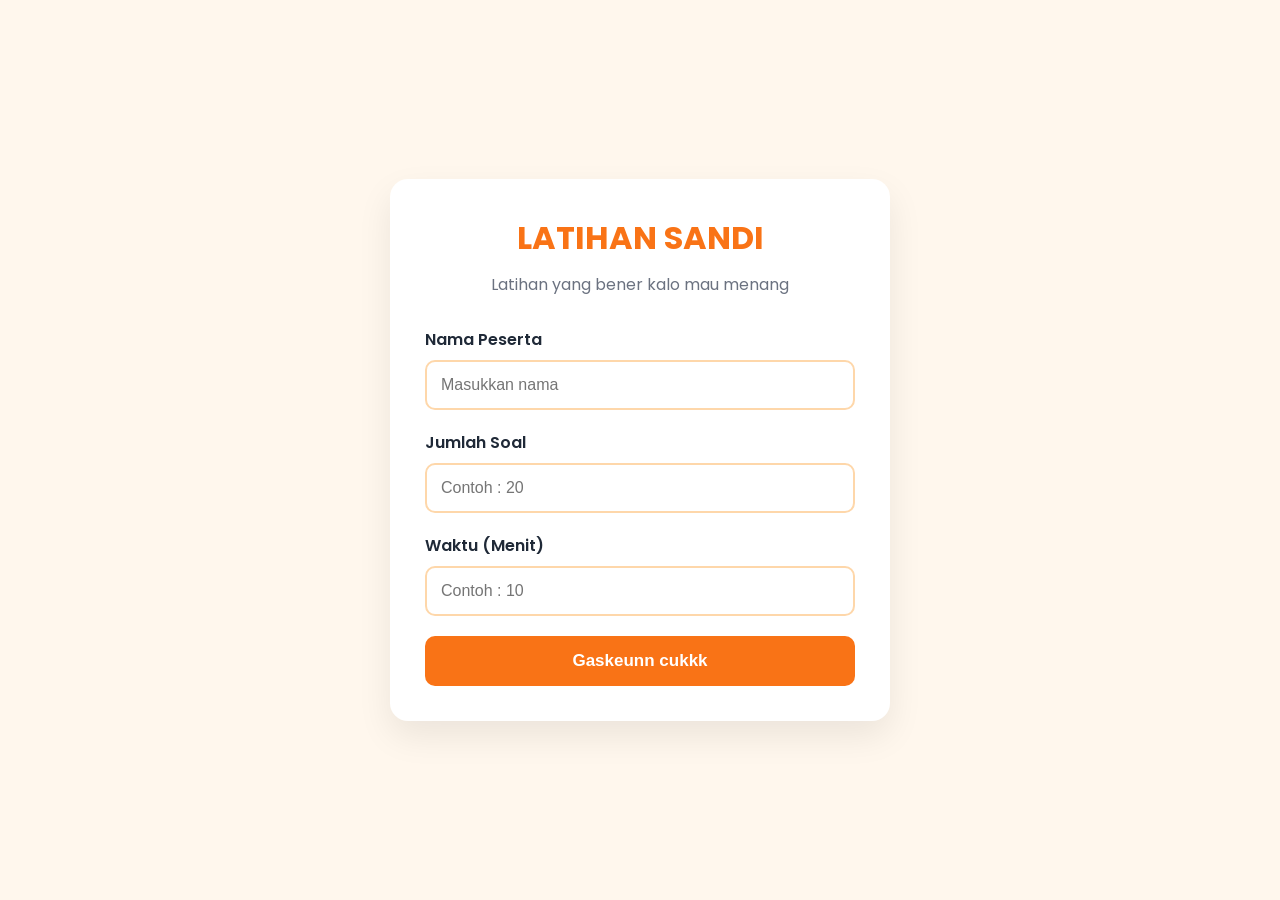
<file: index.html>
<!DOCTYPE html>
<html lang="id">
<head>
    <meta charset="UTF-8">
    <meta name="viewport" content="width=device-width, initial-scale=1.0">

    <title>Latihan Sandi Pramuka</title>

    <!-- Google Font -->
    <link href="https://fonts.googleapis.com/css2?family=Poppins:wght@300;400;500;600;700&display=swap" rel="stylesheet">

    <!-- CSS -->
    <link rel="stylesheet" href="assets/css/style.css">
    <link rel="stylesheet" href="assets/css/home.css">
</head>
<body>

    <div class="container">

        <div class="card">

            <h1>LATIHAN SANDI</h1>

            <p>
                Latihan yang bener 
                kalo mau menang
            </p>

            <form>

                <div class="form-group">

                    <label>Nama Peserta</label>

                    <input
                        type="text"
                        id="nama"
                        placeholder="Masukkan nama">

                </div>

                <div class="form-group">

                    <label>Jumlah Soal</label>

                    <input
                        type="number"
                        id="jumlah"
                        placeholder="Contoh : 20">

                </div>

                <div class="form-group">

                    <label>Waktu (Menit)</label>

                    <input
                        type="number"
                        id="waktu"
                        placeholder="Contoh : 10">

                </div>

                <button type="button" id="mulai">
                    Gaskeunn cukkk
                </button>

            </form>

        </div>

    </div>
<script src="assets/js/app.js"></script>
</body>
</html>
</file>
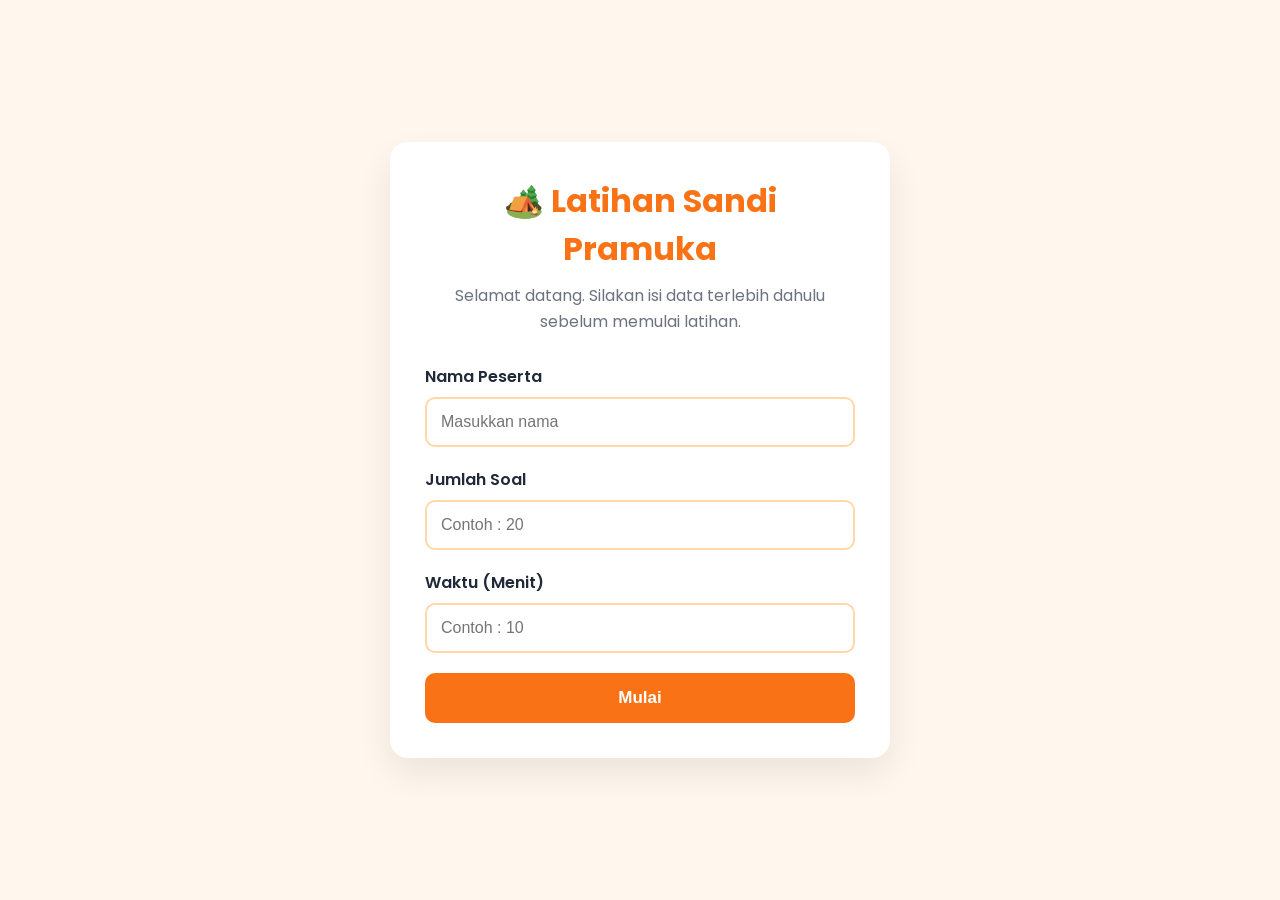
<file: latihan sandi/index.html>
<!DOCTYPE html>
<html lang="id">
<head>
    <meta charset="UTF-8">
    <meta name="viewport" content="width=device-width, initial-scale=1.0">

    <title>Latihan Sandi Pramuka</title>

    <!-- Google Font -->
    <link href="https://fonts.googleapis.com/css2?family=Poppins:wght@300;400;500;600;700&display=swap" rel="stylesheet">

    <!-- CSS -->
    <link rel="stylesheet" href="assets/css/style.css">
    <link rel="stylesheet" href="assets/css/home.css">
</head>
<body>

    <div class="container">

        <div class="card">

            <h1>🏕️ Latihan Sandi Pramuka</h1>

            <p>
                Selamat datang.
                Silakan isi data terlebih dahulu sebelum memulai latihan.
            </p>

            <form>

                <div class="form-group">

                    <label>Nama Peserta</label>

                    <input
                        type="text"
                        id="nama"
                        placeholder="Masukkan nama">

                </div>

                <div class="form-group">

                    <label>Jumlah Soal</label>

                    <input
                        type="number"
                        id="jumlah"
                        placeholder="Contoh : 20">

                </div>

                <div class="form-group">

                    <label>Waktu (Menit)</label>

                    <input
                        type="number"
                        id="waktu"
                        placeholder="Contoh : 10">

                </div>

                <button type="button" id="mulai">
                    Mulai
                </button>

            </form>

        </div>

    </div>
<script src="assets/js/app.js"></script>
</body>
</html>
</file>
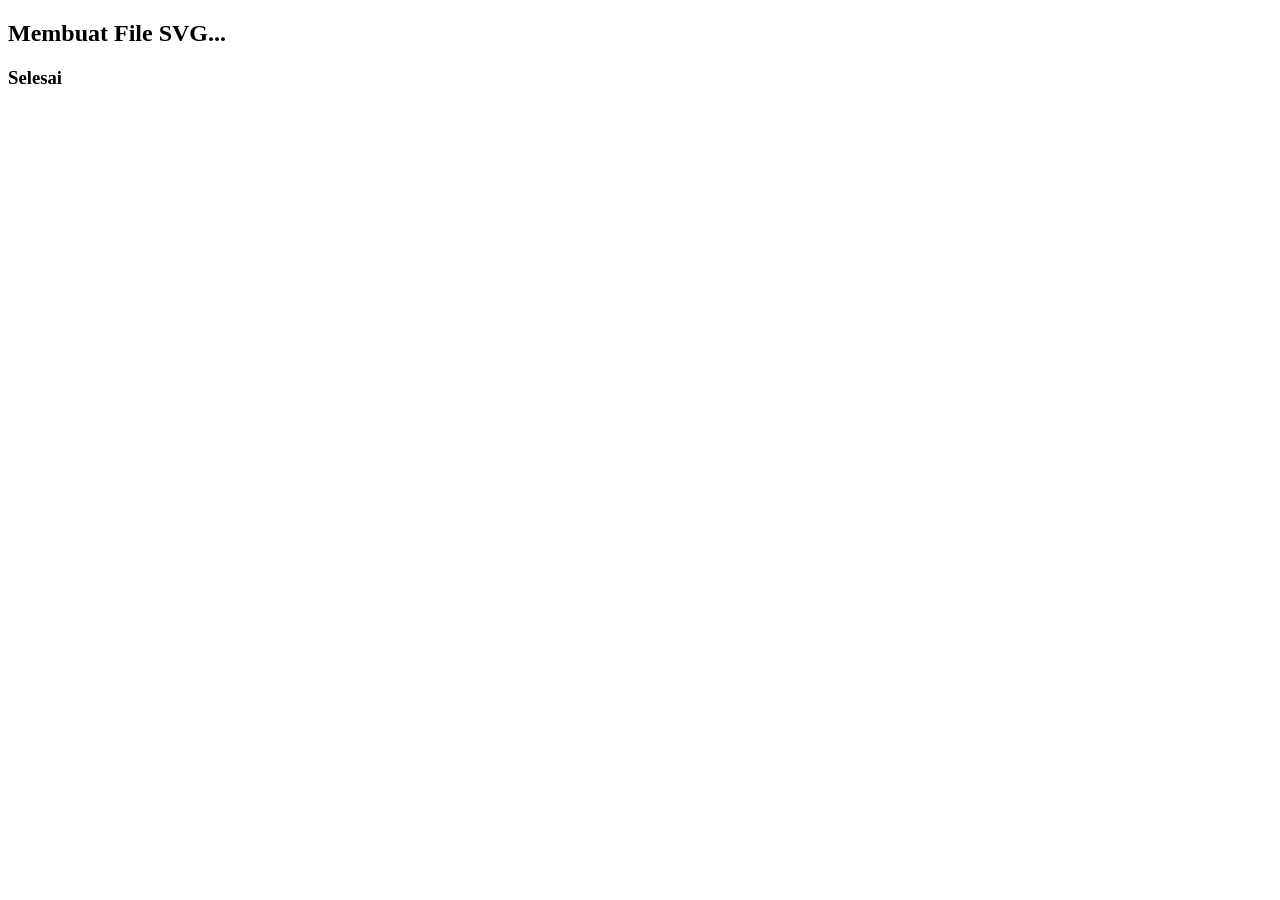
<file: generate-svg.html>
<!DOCTYPE html>
<html lang="id">
<head>
<meta charset="UTF-8">
<title>Generate SVG</title>
</head>
<body>

<h2>Membuat File SVG...</h2>

<script>

const huruf = "ABCDEFGHIJKLMNOPQRSTUVWXYZ".split("");

huruf.forEach(h => {

const svg =
`<svg xmlns="http://www.w3.org/2000/svg"
width="64"
height="64"
viewBox="0 0 64 64">

<rect
x="4"
y="4"
width="56"
height="56"
fill="white"
stroke="black"
stroke-width="3"/>

<text
x="32"
y="42"
font-size="28"
text-anchor="middle"
font-family="Arial"
font-weight="bold">${h}</text>

</svg>`;

const blob = new Blob([svg], {type:"image/svg+xml"});

const a = document.createElement("a");

a.href = URL.createObjectURL(blob);

a.download = h + ".svg";

a.click();

});

document.body.innerHTML += "<h3>Selesai</h3>";

</script>

</body>
</html>
</file>
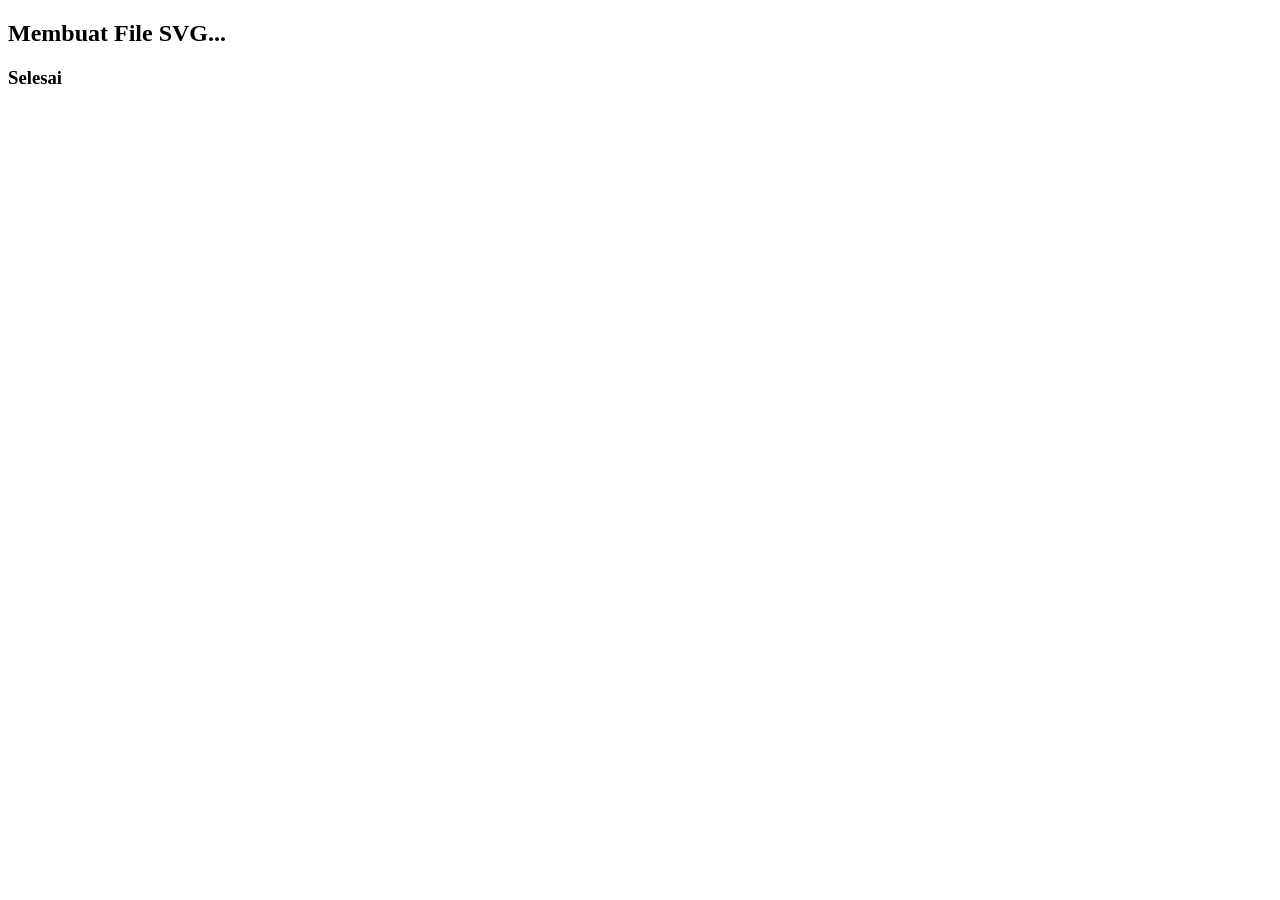
<file: latihan sandi/generate-svg.html>
<!DOCTYPE html>
<html lang="id">
<head>
<meta charset="UTF-8">
<title>Generate SVG</title>
</head>
<body>

<h2>Membuat File SVG...</h2>

<script>

const huruf = "ABCDEFGHIJKLMNOPQRSTUVWXYZ".split("");

huruf.forEach(h => {

const svg =
`<svg xmlns="http://www.w3.org/2000/svg"
width="64"
height="64"
viewBox="0 0 64 64">

<rect
x="4"
y="4"
width="56"
height="56"
fill="white"
stroke="black"
stroke-width="3"/>

<text
x="32"
y="42"
font-size="28"
text-anchor="middle"
font-family="Arial"
font-weight="bold">${h}</text>

</svg>`;

const blob = new Blob([svg], {type:"image/svg+xml"});

const a = document.createElement("a");

a.href = URL.createObjectURL(blob);

a.download = h + ".svg";

a.click();

});

document.body.innerHTML += "<h3>Selesai</h3>";

</script>

</body>
</html>
</file>
<file: assets/css/style.css>
/* ===========================
   RESET
=========================== */

*{
    margin:0;
    padding:0;
    box-sizing:border-box;
}

/* ===========================
   BODY
=========================== */

body{
    font-family:'Poppins',sans-serif;
    background:#FFF7ED;
    color:#1F2937;
}

/* ===========================
   CONTAINER
=========================== */

.container{
    width:100%;
    min-height:100vh;

    display:flex;
    justify-content:center;
    align-items:center;

    padding:20px;
}

/* ===========================
   CARD
=========================== */

.card{
    width:100%;
    max-width:500px;

    background:#FFFFFF;

    border-radius:18px;

    padding:35px;

    box-shadow:0 15px 35px rgba(0,0,0,.08);
}

/* ===========================
   TITLE
=========================== */

.card h1{
    text-align:center;
    color:#F97316;
    margin-bottom:10px;
}

.card p{
    text-align:center;
    color:#6B7280;
    margin-bottom:30px;
    line-height:1.6;
}

/* ===========================
   FORM
=========================== */

.form-group{
    margin-bottom:20px;
}

.form-group label{
    display:block;
    margin-bottom:8px;
    font-weight:600;
}

.form-group input{

    width:100%;

    padding:14px;

    border:2px solid #FED7AA;

    border-radius:10px;

    font-size:16px;

    transition:.3s;
}

.form-group input:focus{

    outline:none;

    border-color:#F97316;

    box-shadow:0 0 8px rgba(249,115,22,.25);

}

/* ===========================
   BUTTON
=========================== */

button{

    width:100%;

    padding:15px;

    border:none;

    border-radius:10px;

    background:#F97316;

    color:white;

    font-size:17px;

    font-weight:600;

    cursor:pointer;

    transition:.3s;

}

button:hover{

    background:#EA580C;

    transform:translateY(-2px);

}

/* ===========================
   RESPONSIVE
=========================== */

@media(max-width:600px){

    .card{

        padding:25px;

    }

    .card h1{

        font-size:26px;

    }

}
</file>
<file: assets/css/home.css>
/* ===========================
   HOME PAGE
=========================== */

/* Kosong dulu.
   Nanti jika ada logo, animasi,
   atau background khusus,
   tambahkan di sini. */
</file>
<file: latihan sandi/assets/css/style.css>
/* ===========================
   RESET
=========================== */

*{
    margin:0;
    padding:0;
    box-sizing:border-box;
}

/* ===========================
   BODY
=========================== */

body{
    font-family:'Poppins',sans-serif;
    background:#FFF7ED;
    color:#1F2937;
}

/* ===========================
   CONTAINER
=========================== */

.container{
    width:100%;
    min-height:100vh;

    display:flex;
    justify-content:center;
    align-items:center;

    padding:20px;
}

/* ===========================
   CARD
=========================== */

.card{
    width:100%;
    max-width:500px;

    background:#FFFFFF;

    border-radius:18px;

    padding:35px;

    box-shadow:0 15px 35px rgba(0,0,0,.08);
}

/* ===========================
   TITLE
=========================== */

.card h1{
    text-align:center;
    color:#F97316;
    margin-bottom:10px;
}

.card p{
    text-align:center;
    color:#6B7280;
    margin-bottom:30px;
    line-height:1.6;
}

/* ===========================
   FORM
=========================== */

.form-group{
    margin-bottom:20px;
}

.form-group label{
    display:block;
    margin-bottom:8px;
    font-weight:600;
}

.form-group input{

    width:100%;

    padding:14px;

    border:2px solid #FED7AA;

    border-radius:10px;

    font-size:16px;

    transition:.3s;
}

.form-group input:focus{

    outline:none;

    border-color:#F97316;

    box-shadow:0 0 8px rgba(249,115,22,.25);

}

/* ===========================
   BUTTON
=========================== */

button{

    width:100%;

    padding:15px;

    border:none;

    border-radius:10px;

    background:#F97316;

    color:white;

    font-size:17px;

    font-weight:600;

    cursor:pointer;

    transition:.3s;

}

button:hover{

    background:#EA580C;

    transform:translateY(-2px);

}

/* ===========================
   RESPONSIVE
=========================== */

@media(max-width:600px){

    .card{

        padding:25px;

    }

    .card h1{

        font-size:26px;

    }

}
</file>
<file: latihan sandi/assets/css/home.css>
/* ===========================
   HOME PAGE
=========================== */

/* Kosong dulu.
   Nanti jika ada logo, animasi,
   atau background khusus,
   tambahkan di sini. */
</file>
